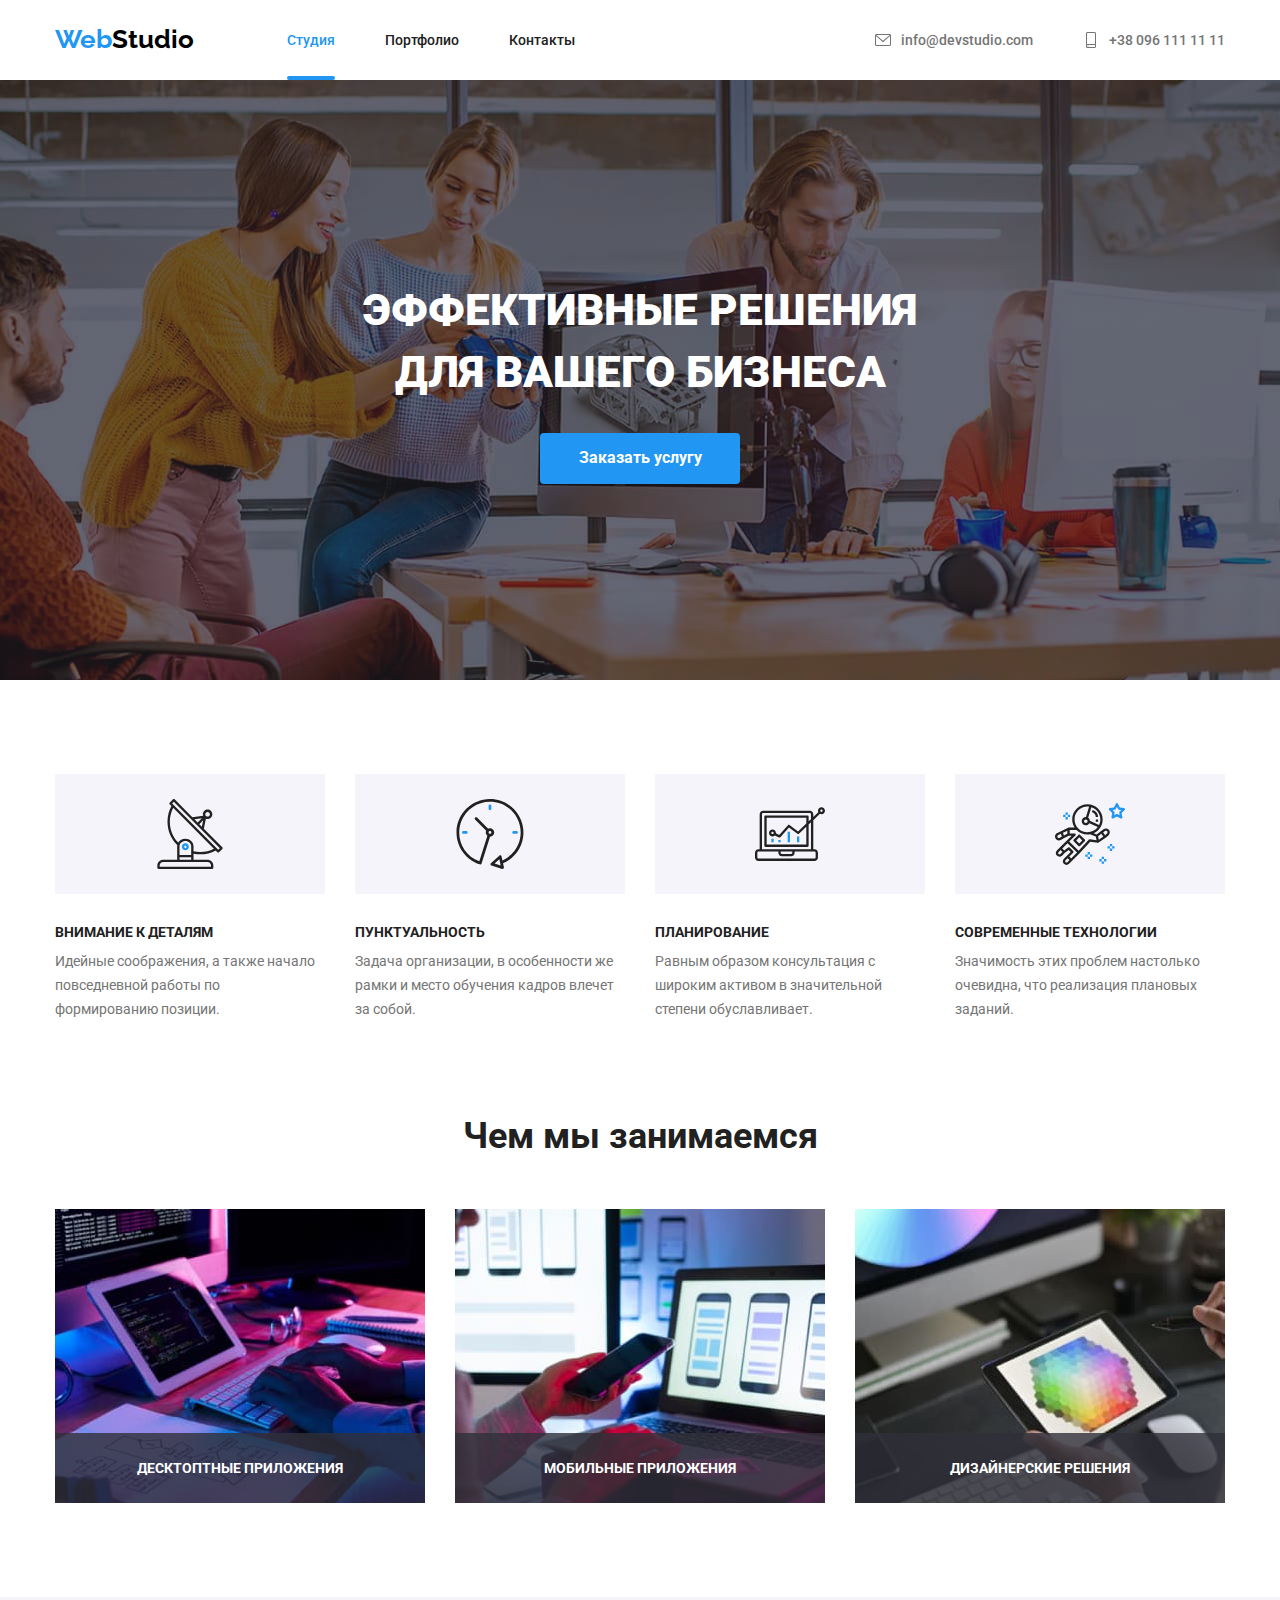
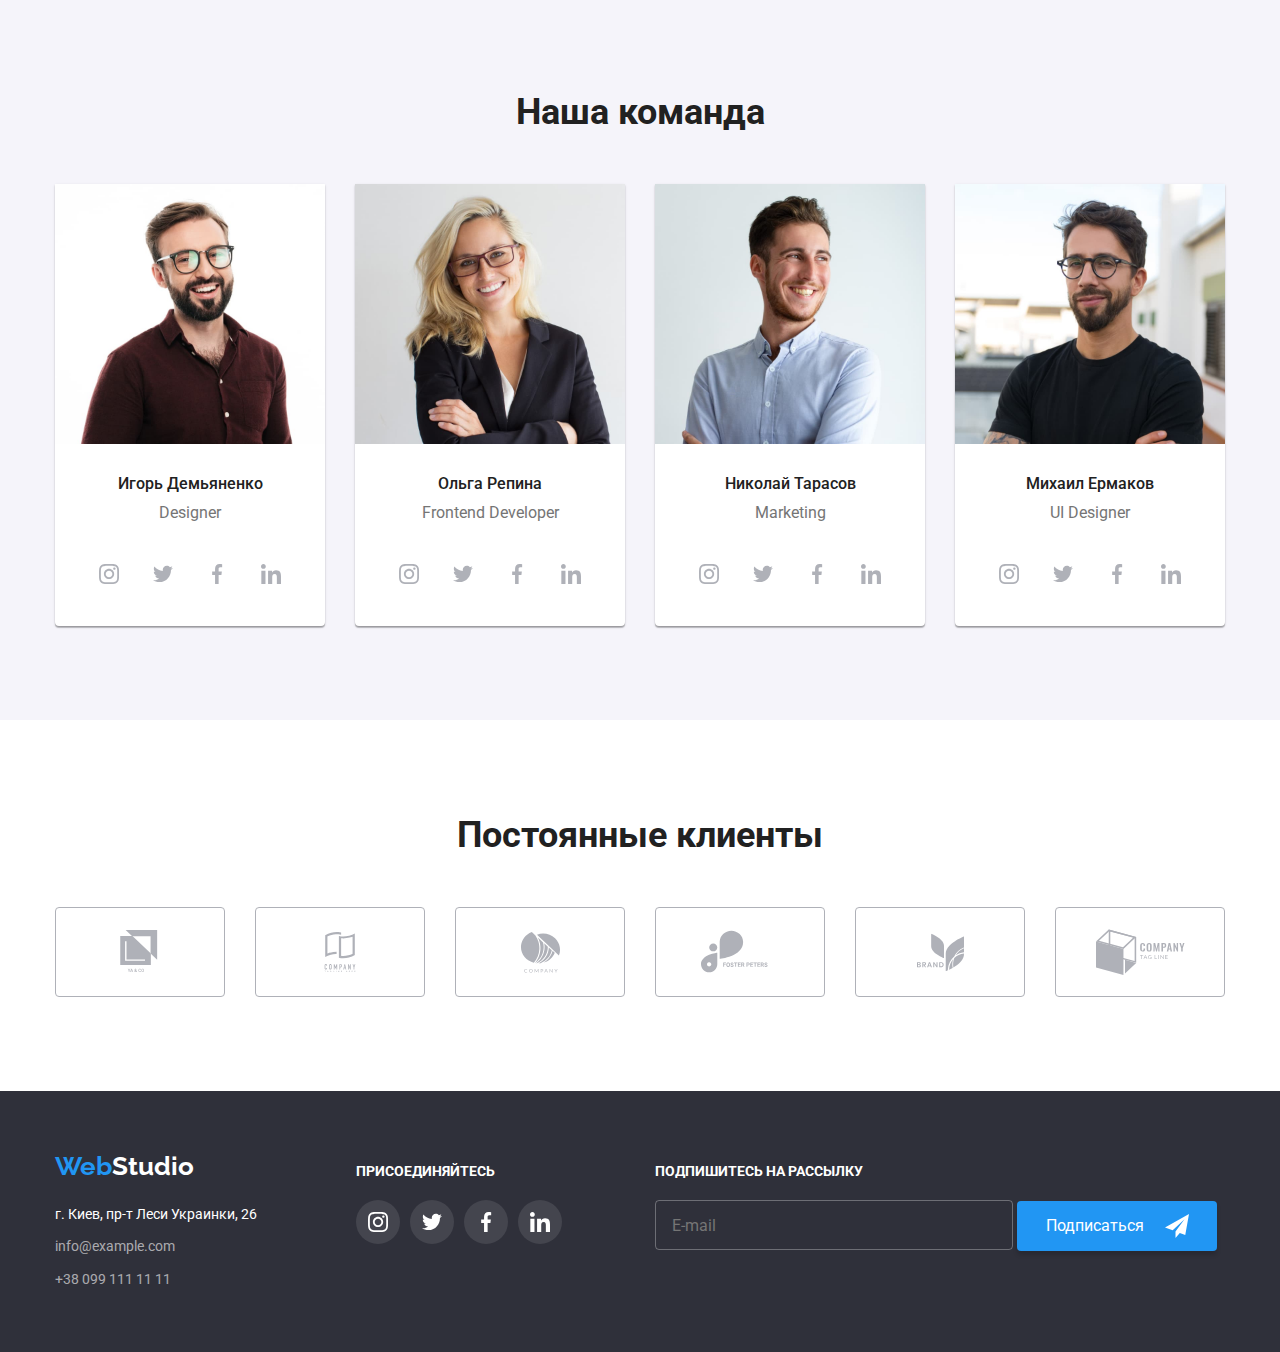
<file: index.html>
<!DOCTYPE html>
<html lang="ru">
<head>
    <meta charset="UTF-8">
    <meta http-equiv="X-UA-Compatible" content="IE=edge">
    <meta name="viewport" content="width=device-width, initial-scale=1.0">
    <title>WebStudio</title>
    <link rel="stylesheet" href="https://cdnjs.cloudflare.com/ajax/libs/modern-normalize/1.0.0/modern-normalize.css
    ">
    <link rel="preconnect" href="https://fonts.gstatic.com">
    <link href="https://fonts.googleapis.com/css2?family=Raleway:wght@700&family=Roboto:wght@400;500;700;900&display=swap" rel="stylesheet">
    <link rel="stylesheet" href="./css/main.min.css">
</head>
<body>
        <!-- Хедер -->
        <header class="header">
            <div class="container header__container">
                <nav class="navigation">
                    <a href="./index.html" class="logo header__logo">
                        <span class="header__logo--web">Web</span><span class="header__logo--studio">Studio</span>
                    </a>
                    
                    <div>
                        <ul class="list navigation__links">
                            <li class="navigation__item"><a href="./index.html" class="navigation__link navigation__link--current">Студия</a></li>
                            <li class="navigation__item"><a href="./portfolio.html" class="navigation__link">Портфолио</a></li>
                            <li class="navigation__item"><a href="#contacts" class="navigation__link">Контакты</a></li>
                        </ul>
                     </div>      
                </nav>

                <ul class="list contacts__list">
                    <li class="contacts__item">
                        <a class="contacts__link" href="mailto:info@devstudio.com">
                            <svg class="contacts__svg" width="16" height="16">
                                <use href="./images/sprite.svg#icon-envelope"></use>
                            </svg>
                            info@devstudio.com
                        </a>
                    </li>
                    <li class="contacts__item">
                        <a class="contacts__link" href="tel:+380991111111">
                            <svg class="contacts__svg" width="16" height="16">
                                <use href="./images/sprite.svg#icon-smartphone"></use>
                            </svg>
                            +38 096 111 11 11
                        </a>
                    </li>
                </ul>
                    
            </div>
        </header>
    <main>
        
        <!-- ГЕРОЙ-->
        <section class="hero">
            <div class="hero__container">
                <h1 class="hero__title">Эффективные решения <br> для вашего бизнеса</h1>
                <button data-modal-open class="hero__button">Заказать услугу</button>
                    
            </div>

            <!-- Модальное окно -->
            <div data-modal class="backdrop backdrop__is-hidden">
                
                <div class="modal">

                    <button data-modal-close class="modal__button--close">
                        <svg class="modal__svg--close" width="18" height="18">
                            <use href="./images/sprite.svg#icon-close"></use>
                        </svg>
                    </button>

                    <div class="modal__items">
                        <h2 class="modal__header">Оставьте свои данные, мы вам перезвоним</h2>

                        <form>

                            <label class="modal__item">
                                <span class="modal__text">Имя</span>
                                
                                <div class="modal__wrapper">
                                    <input type="text" class="modal__input" name="user-name">
                                    
                                    <svg class="modal__svg" width="18" height="18">
                                        <use href="./images/sprite.svg#icon-modal-person"></use>
                                    </svg>
                                </div>
                            </label>

                            <label class="modal__item">
                                <span class="modal__text">Телефон</span>

                                <div class="modal__wrapper">
                                    <input type="tel" class="modal__input" name="phone-number">

                                    <svg class="modal__svg" width="18" height="18">
                                        <use href="./images/sprite.svg#icon-modal-phone"></use>
                                    </svg>
                                </div>
                            </label>

                            <label class="modal__item">
                                <span class="modal__text">Почта</span>

                                <div class="modal__wrapper">
                                    <input type="email" class="modal__input" name="email">

                                    <svg class="modal__svg" width="18" height="18">
                                        <use href="./images/sprite.svg#icon-modal-email"></use>
                                    </svg>
                                </div>
                                
                            </label>

                            <label class="modal__item">
                                <span class="modal__text">Комментарий</span>
                                <textarea name="comment" class="modal__input modal__input--comment" placeholder="Введите текст"></textarea>
                            </label>

                            <label class="checkbox">
                                <input class="checkbox__input" type="checkbox" name="agreement" value="agreement">

                                <svg class="checkbox__icon" width="16" height="15">
                                    <use href="./images/sprite.svg#icon-check"></use>
                                </svg>

                                <span class="checkbox__agree">Соглашаюсь с рассылкой и принимаю 
                                    <a href="" class="checkbox__conditions">Условия договора</a>
                                </span>
                            </label>

                            <button type="submit" class="modal__submit">Отправить</button>

                        </form>

                    </div>
                    
                </div>

            </div>

        </section>

      <!-- Наши преимущества -->
      <section class="advantages">    
        <div class="container">
            <h2 class="visually__hidden title">Наши преимущества</h2>
            <ul class="list advantages__list">
                <li class="advantages__power">
                    <a class="advantages__item" href="">
                        <svg width="70" height="70">
                            <use href="./images/sprite.svg#icon-antenna"></use>
                        </svg>
                    </a>
                      <h3 class="advantages__title">Внимание к деталям</h3>
                      <p class="advantages__text">Идейные соображения, а также начало повседневной работы 
                        по формированию позиции.</p>
                </li>

                <li class="advantages__power">
                    <a class="advantages__item" href="">
                        <svg width="70" height="70">
                            <use href="./images/sprite.svg#icon-clock"></use>
                        </svg>
                    </a>
                       <h3 class="advantages__title">Пунктуальность</h3>
                       <p class="advantages__text">Задача организации, в особенности же рамки и место обучения 
                       кадров влечет за собой.</p>
                </li>

                <li class="advantages__power">
                    <a class="advantages__item" href="">
                        <svg width="70" height="70">
                            <use href="./images/sprite.svg#icon-diagram"></use>
                        </svg>
                    </a>
                       <h3 class="advantages__title">Планирование</h3>
                       <p class="advantages__text">Равным образом консультация с широким активом в значительной 
                       степени обуславливает.</p>                            
                </li>

                <li class="advantages__power">
                    <a class="advantages__item" href="">
                        <svg width="70" height="70">
                            <use href="./images/sprite.svg#icon-astronaut"></use>
                        </svg>
                    </a>
                       <h3 class="advantages__title">Современные технологии</h3>
                       <p class="advantages__text">Значимость этих проблем настолько очевидна, что реализация 
                       плановых заданий.</p>
                </li>
            </ul>
        </div>
    </section>

        <!-- Наши услуги -->
        <section class="services">
            <div class="container">
                <h2 class="title services__title">Чем мы занимаемся</h2>
                <ul class="list services__list">    
                    <li class="services__item">
                        <a href="">
                            <img src="./images/usluga1.jpg" alt="" width="370"/>
                        </a>
                        <div class="services__info">
                            <p class="services__text">Десктоптные приложения</p>
                        </div>
                    </li>

                    <li class="services__item">
                        <a href="">
                            <img src="./images/usluga2.jpg" alt="" width="370"/>
                        </a>
                        <div class="services__info">
                            <p class="services__text">Мобильные приложения</p>
                        </div>
                    </li>
                    
                    <li class="services__item">
                        <a href="">
                            <img src="./images/usluga3.jpg" alt="" width="370"/>
                        </a>
                         <div class="services__info">
                            <p class="services__text">Дизайнерские решения</p>
                        </div>
                    </li>
                </ul>
            </div>
        </section>

        <!-- Наша команда -->
        <section class="team">
            <div class="container team__container">
                <h2 class="title team__title">Наша команда</h2>
            
            <ul class="list team__list">

                <li class="team__card"> 
                    <img class="team__image" src="./images/korban1.jpg" alt="" width="270"/>
                    <h3 class="team__member">Игорь Демьяненко</h3>
                    <p class="team__skill"><span lang="en">Designer</span></p>
                    <ul class="list social__list">
                        <li>
                            <a class="social__link" href="">
                                <svg class="social__svg social__svg--instagram" width="20" height="20">
                                    <use href="./images/sprite.svg#icon-instagram"></use>
                                </svg>
                            </a>
                        </li>
                        <li class="">
                            <a class="social__link" href="">
                                <svg class="social__svg social__svg--twitter" width="20" height="20">
                                    <use href="./images/sprite.svg#icon-twitter"></use>
                                </svg>
                            </a>
                        </li>
                        <li class="">
                            <a class="social__link" href="">
                                <svg class="social__svg social__svg--facebook" width="20" height="20">
                                    <use href="./images/sprite.svg#icon-facebook"></use>
                                </svg>
                            </a>
                        </li>
                        <li class="">
                            <a class="social__link" href="">
                                <svg class="social__svg social__svg--linkedin" width="20" height="20">
                                    <use href="./images/sprite.svg#icon-linkedin"></use>
                                </svg>
                            </a>
                        </li>
                    </ul>
                </li>

                <li class="team__card">
                    <img class="team__image" src="./images/lilu2.jpg" alt="" width="270"/>
                    <h3 class="team__member">Ольга Репина</h3>
                    <p class="team__skill"><span lang="en">Frontend Developer</span></p>
                    <ul class="list social__list">
                        <li>
                            <a class="social__link" href="">
                                <svg class="social__svg social__svg--instagram" width="20" height="20">
                                    <use href="./images/sprite.svg#icon-instagram"></use>
                                </svg>
                            </a>
                        </li>
                        <li class="">
                            <a class="social__link" href="">
                                <svg class="social__svg social__svg--twitter" width="20" height="20">
                                    <use href="./images/sprite.svg#icon-twitter"></use>
                                </svg>
                            </a>
                        </li>
                        <li class="">
                            <a class="social__link" href="">
                                <svg class="social__svg social__svg--facebook" width="20" height="20">
                                    <use href="./images/sprite.svg#icon-facebook"></use>
                                </svg>
                            </a>
                        </li>
                        <li class="">
                            <a class="social__link" href="">
                                <svg class="social__svg social__svg--linkedin" width="20" height="20">
                                    <use href="./images/sprite.svg#icon-linkedin"></use>
                                </svg>
                            </a>
                        </li>
                    </ul>
                </li>

                <li class="team__card">
                    <img class="team__image" src="./images/korban3.jpg" alt="" width="270"/>
                    <h3 class="team__member">Николай Тарасов</h3>
                    <p class="team__skill"><span lang="en">Marketing</span></p>
                    <ul class="list social__list">
                        <li>
                            <a class="social__link" href="">
                                <svg class="social__svg social__svg--instagram" width="20" height="20">
                                    <use href="./images/sprite.svg#icon-instagram"></use>
                                </svg>
                            </a>
                        </li>
                        <li class="">
                            <a class="social__link" href="">
                                <svg class="social__svg social__svg--twitter" width="20" height="20">
                                    <use href="./images/sprite.svg#icon-twitter"></use>
                                </svg>
                            </a>
                        </li>
                        <li class="">
                            <a class="social__link" href="">
                                <svg class="social__svg social__svg--facebook" width="20" height="20">
                                    <use href="./images/sprite.svg#icon-facebook"></use>
                                </svg>
                            </a>
                        </li>
                        <li class="">
                            <a class="social__link" href="">
                                <svg class="social__svg social__svg--linkedin" width="20" height="20">
                                    <use href="./images/sprite.svg#icon-linkedin"></use>
                                </svg>
                            </a>
                        </li>
                    </ul>
                </li>

                <li class="team__card">
                    <img class="team__image" src="./images/korban4.jpg" alt="" width="270"/>
                    <h3 class="team__member">Михаил Ермаков</h3>
                    <p class="team__skill"><span lang="en">UI Designer</span></p>
                    <ul class="list social__list">
                        <li>
                            <a class="social__link" href="">
                                <svg class="social__svg social__svg--instagram" width="20" height="20">
                                    <use href="./images/sprite.svg#icon-instagram"></use>
                                </svg>
                            </a>
                        </li>
                        <li class="">
                            <a class="social__link" href="">
                                <svg class="social__svg social__svg--twitter" width="20" height="20">
                                    <use href="./images/sprite.svg#icon-twitter"></use>
                                </svg>
                            </a>
                        </li>
                        <li class="">
                            <a class="social__link" href="">
                                <svg class="social__svg social__svg--facebook" width="20" height="20">
                                    <use href="./images/sprite.svg#icon-facebook"></use>
                                </svg>
                            </a>
                        </li>
                        <li class="">
                            <a class="social__link" href="">
                                <svg class="social__svg social__svg--linkedin" width="20" height="20">
                                    <use href="./images/sprite.svg#icon-linkedin"></use>
                                </svg>
                            </a>
                        </li>
                    </ul>
                </li>
            </ul>
            </div>
        </section>

        <!-- Постоянные клиенты -->
        <section class="clients">
            <div class="container">
                <h2 class="title clients__title">Постоянные клиенты</h2>

                <ul class="list clients__list">
                    <li>
                        <a class="clients__item" href="">
                            <svg class="clients__svg" width="45" height="49">
                                <use href="./images/sprite.svg#icon-company1"></use>
                            </svg>
                        </a>
                    </li>

                    <li>
                        <a class="clients__item" href="">
                            <svg class="clients__svg" width="40" height="52">
                                <use href="./images/sprite.svg#icon-company2"></use>
                            </svg>
                        </a>    
                    </li>
                    <li>
                        <a class="clients__item" href="">
                            <svg class="clients__svg" width="41" height="43">
                                <use href="./images/sprite.svg#icon-company3"></use>
                            </svg>
                        </a>    
                    </li>
                    <li>
                        <a class="clients__item" href="">
                            <svg class="clients__svg" width="79" height="80">
                                <use href="./images/sprite.svg#icon-company4"></use>
                            </svg>
                        </a>
                    </li>
                    <li>
                        <a class="clients__item" href="">
                            <svg class="clients__svg" width="59" height="47">
                                <use href="./images/sprite.svg#icon-company5"></use>
                            </svg>
                        </a>
                    </li>
                    <li>
                        <a class="clients__item" href="">
                            <svg class="clients__svg" width="89" height="89">
                                <use href="./images/sprite.svg#icon-company6"></use>
                            </svg>
                        </a>
                    </li>
                </ul>
            </div>
        </section>
    </main>
        <!-- Подвал -->
        <footer class="footer">

            <div class="container footer__container">

                <div>
                    <div class="footer__logo">
                        <a href="./index.html" class="logo">
                            <span class="footer__logo--web">Web</span><span class="footer__logo--studio">Studio</span>
                        </a>
                    </div>
                    
                    <address class="container footer__address" id="contacts">
                        <ul class="footer__items">
                            <li class="footer__item"> г. Киев, пр-т Леси Украинки, 26</li>
                            <li class="footer__item"><a class="footer__mail" href="mailto:info@example.com">info@example.com</a></li>
                            <li class="footer__item"><a class="footer__tel" href="tel:+380991111111">+38 099 111 11 11</a></li>
                        </ul>
                    </address>
                </div>
            
                <div>
                    <h3 class="footer__title">Присоединяйтесь</h3>
                    <ul class="list footer__units">
                        <li class="footer__unit">
                            <a class="footer__link" href="">
                                <svg width="20" height="20">
                                    <use href="./images/sprite.svg#icon-instagram"></use>
                                </svg>
                            </a>
                        </li>
                        <li class="footer__unit">
                            <a class="footer__link" href="">
                                <svg dth="20" height="20">
                                    <use href="./images/sprite.svg#icon-twitter"></use>
                                </svg>
                            </a>
                        </li>
                        <li class="footer__unit">
                            <a class="footer__link" href="">
                                <svg idth="20" height="20">
                                    <use href="./images/sprite.svg#icon-facebook"></use>
                                </svg>
                            </a>
                        </li>
                        <li class="footer__unit">
                            <a class="footer__link" href="">
                                <svg idth="20" height="20">
                                    <use href="./images/sprite.svg#icon-linkedin"></use>
                                </svg>
                            </a>
                        </li>
                    </ul>
                </div>

                <div class="subscribe">
                    <h3 class="subscribe__header">Подпишитесь на рассылку</h3>
                    <form class="subscribe__form">
                        <input type="email" name="email" class="subscribe__email--input" placeholder="E-mail">
                        <label for="email" class="subscribe__email--label"></label>

                        <div class="subscribe__button">
                            <button type="submit" class="subscribe__button--submit">Подписаться</button>
                            <svg class="subscribe__svg" width="24" height="24">
                                <use href="./images/sprite.svg#icon-send"></use>
                            </svg>
                        </div>
                    </form>
                </div>

            </div>
        </footer>

        <script src="./js/modal.js"></script>
    </body>
</html>
</file>
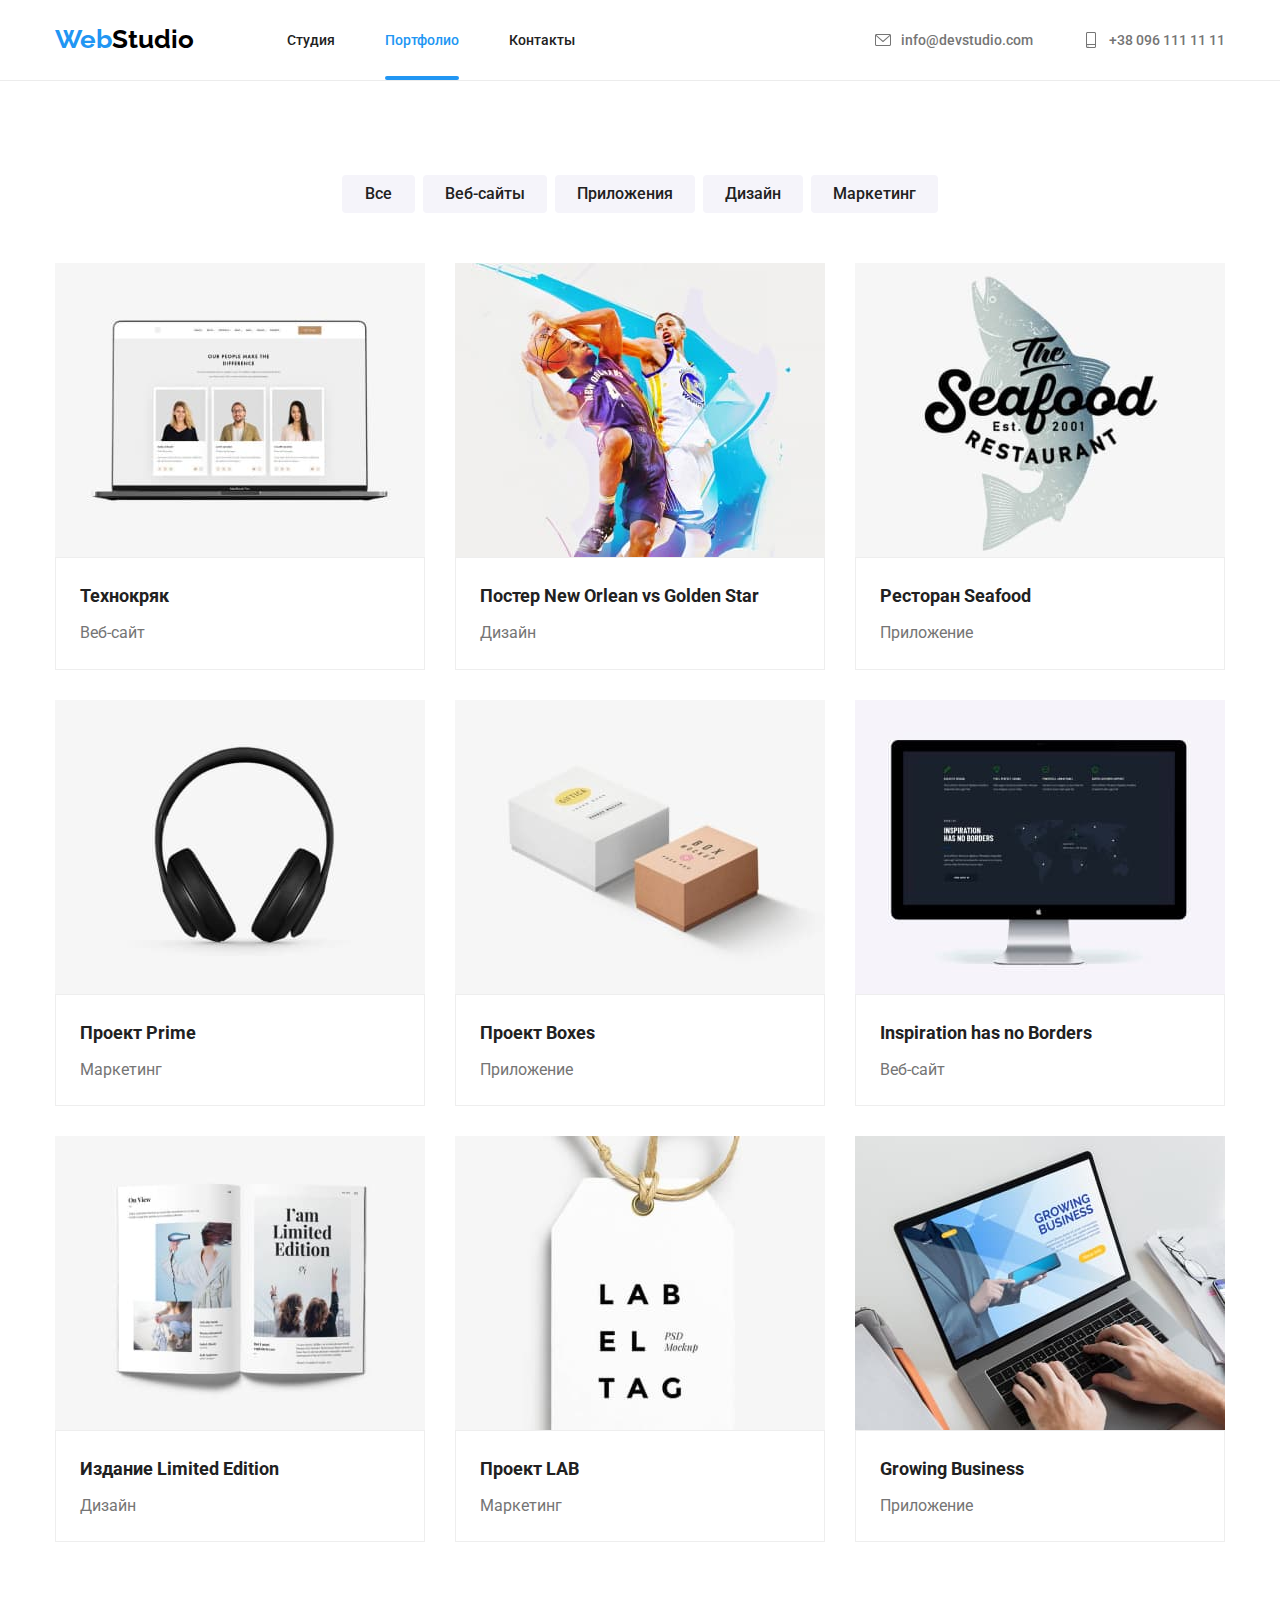
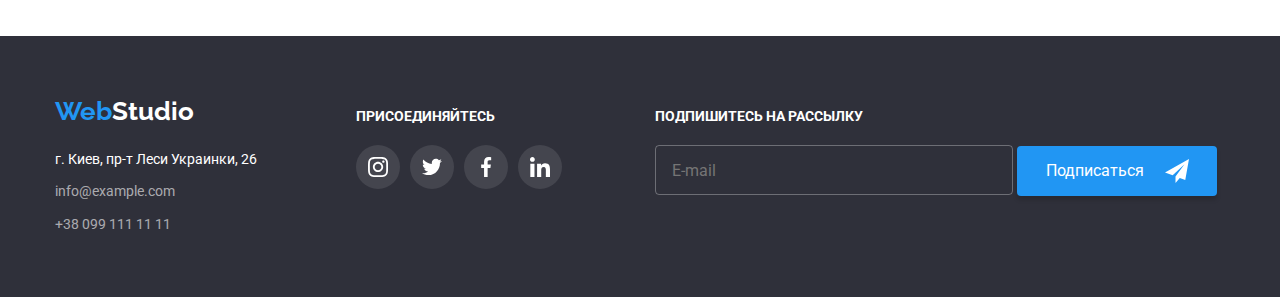
<file: portfolio.html>
<!DOCTYPE html>
<html lang="ru">
<head>
    <meta charset="UTF-8">
    <meta http-equiv="X-UA-Compatible" content="IE=edge">
    <meta name="viewport" content="width=device-width, initial-scale=1.0">
    <title>Портфолио</title>
    <link rel="stylesheet" href="https://cdnjs.cloudflare.com/ajax/libs/modern-normalize/1.0.0/modern-normalize.css
    ">
    <link rel="preconnect" href="https://fonts.gstatic.com">
    <link href="https://fonts.googleapis.com/css2?family=Raleway:wght@700&family=Roboto:wght@400;500;700;900&display=swap" rel="stylesheet">
    <link rel="stylesheet" href="./css/main.min.css">
</head>

    <body>
       <!-- Хедер -->
       <header class="header portfolio__header">
        <div class="container header__container">
            <nav class="navigation">
                <a href="./index.html" class="logo header__logo">
                    <span class="header__logo--web">Web</span><span class="header__logo--studio">Studio</span>
                </a>
                
                <div>
                    <ul class="list navigation__links">
                        <li class="navigation__item"><a href="./index.html" class="navigation__link">Студия</a></li>
                        <li class="navigation__item"><a href="./portfolio.html" class="navigation__link navigation__link--current">Портфолио</a></li>
                        <li class="navigation__item"><a href="#contacts" class="navigation__link">Контакты</a></li>
                    </ul>
                 </div>      
            </nav>

            <ul class="list contacts__list">
                <li class="contacts__item">
                    <a class="contacts__link" href="mailto:info@devstudio.com">
                        <svg class="contacts__svg" width="16" height="16">
                            <use href="./images/sprite.svg#icon-envelope"></use>
                        </svg>
                        info@devstudio.com
                    </a>
                </li>
                <li class="contacts__item">
                    <a class="contacts__link" href="tel:+380991111111">
                        <svg class="contacts__svg" width="16" height="16">
                            <use href="./images/sprite.svg#icon-smartphone"></use>
                        </svg>
                        +38 096 111 11 11
                    </a>
                </li>
            </ul>
                
        </div>
    </header>
        
        <main>
            <!--Фильтр наших работ - кнопки-->
            <section class="filters">
                <div class="container filters__buttons">
                    <h1 class="visually__hidden title">Фильтр наших работ</h1>
                        <ul class="list filters__list">
                            <li class="filters__item"><button class="filters__button" type="button">Все</button> </li>
                            <li class="filters__item"><button class="filters__button" type="button">Веб-сайты</button></li>
                            <li class="filters__item"><button class="filters__button" type="button">Приложения</button></li>
                            <li class="filters__item"><button class="filters__button" type="button">Дизайн</button></li>
                            <li class="filters__item"><button class="filters__button" type="button">Маркетинг</button></li>
                        </ul>
                </div>

                    <!-- Наши работы-->
                
                <div class="container projects">
                    <h2 class="visually__hidden">Наши работы</h2>
                        <ul class="list projects__list">
                            <li class="projects__card">
                                <div class="projects__thumb">

                                    <img src="./images/our-works-1.jpg" width="370" alt="Наши веб-сайты">

                                    <div class="hidden__card">
                                        <p class="projects__text--hidden">
                                            Технокряк это современная площадка распространения коронавируса. Компании используют эту платформу для цифрового шпионажа и атак на защищённые сервера конкурентов.
                                        </p>
                                    </div>
                                </div>

                                <div class="projects__info">
                                    <h3 class="projects__header">Технокряк</h3>
                                    <p class="projects__item">Веб-сайт</p>
                                </div>                                   
                            </li>

                            <li class="projects__card">
                                <div class="projects__thumb">

                                    <img src="./images/our-works-2.jpg" width="370" alt="Наши дизайнерские решения">

                                    <div class="hidden__card">
                                        <p class="projects__text--hidden">
                                            Технокряк это современная площадка распространения коронавируса. Компании используют эту платформу для цифрового шпионажа и атак на защищённые сервера конкурентов.
                                        </p>
                                    </div>
                                </div>

                                <div class="projects__info">
                                    <h3 class="projects__header">Постер New Orlean vs Golden Star</h3>
                                    <p class="projects__item">Дизайн</p>
                                </div>                                   
                            </li>

                            <li class="projects__card">
                                <div class="projects__thumb">

                                    <img src="./images/our-works-3.jpg" width="370" alt="Наши приложения">

                                    <div class="hidden__card">
                                        <p class="projects__text--hidden">
                                            Технокряк это современная площадка распространения коронавируса. Компании используют эту платформу для цифрового шпионажа и атак на защищённые сервера конкурентов.
                                        </p>
                                    </div>
                                </div>

                                <div class="projects__info">
                                    <h3 class="projects__header">Ресторан Seafood</h3>
                                    <p class="projects__item">Приложение</p>
                                </div>                                   
                            </li>

                            <li class="projects__card">
                                <div class="projects__thumb">

                                    <img src="./images/our-works-4.jpg" width="370" alt="Маркетинг">

                                    <div class="hidden__card">
                                        <p class="projects__text--hidden">
                                            Технокряк это современная площадка распространения коронавируса. Компании используют эту платформу для цифрового шпионажа и атак на защищённые сервера конкурентов.
                                        </p>
                                    </div>
                                </div>

                                <div class="projects__info">
                                    <h3 class="projects__header">Проект Prime</h3>
                                    <p class="projects__item">Маркетинг</p>
                                </div>                                   
                            </li>

                            <li class="projects__card">
                                <div class="projects__thumb">

                                    <img src="./images/our-works-5.jpg" width="370" alt="Наши приложения">

                                    <div class="hidden__card">
                                        <p class="projects__text--hidden">
                                            Технокряк это современная площадка распространения коронавируса. Компании используют эту платформу для цифрового шпионажа и атак на защищённые сервера конкурентов.
                                        </p>
                                    </div>
                                </div>

                                <div class="projects__info">
                                    <h3 class="projects__header">Проект Boxes</h3>
                                    <p class="projects__item">Приложение</p>
                                </div>                                   
                            </li>

                            <li class="projects__card">
                                <div class="projects__thumb">

                                    <img src="./images/our-works-6.jpg" width="370" alt="Наши веб-сайты">

                                    <div class="hidden__card">
                                        <p class="projects__text--hidden">
                                            Технокряк это современная площадка распространения коронавируса. Компании используют эту платформу для цифрового шпионажа и атак на защищённые сервера конкурентов.
                                        </p>
                                    </div>
                                </div>

                                <div class="projects__info">
                                    <h3 class="projects__header">Inspiration has no Borders</h3>
                                    <p class="projects__item">Веб-сайт</p>
                                </div>                                   
                            </li>

                            <li class="projects__card">
                                <div class="projects__thumb">

                                    <img src="./images/our-works-7.jpg" width="370" alt="Наши дизайнерские решения">

                                    <div class="hidden__card">
                                        <p class="projects__text--hidden">
                                            Технокряк это современная площадка распространения коронавируса. Компании используют эту платформу для цифрового шпионажа и атак на защищённые сервера конкурентов.
                                        </p>
                                    </div>
                                </div>

                                <div class="projects__info">
                                    <h3 class="projects__header">Издание Limited Edition</h3>
                                    <p class="projects__item">Дизайн</p>
                                </div>                                   
                            </li>

                            <li class="projects__card">
                                <div class="projects__thumb">

                                    <img src="./images/our-works-8.jpg" width="370" alt="Маркетинг">

                                    <div class="hidden__card">
                                        <p class="projects__text--hidden">
                                            Технокряк это современная площадка распространения коронавируса. Компании используют эту платформу для цифрового шпионажа и атак на защищённые сервера конкурентов.
                                        </p>
                                    </div>
                                </div>

                                <div class="projects__info">
                                    <h3 class="projects__header">Проект LAB</h3>
                                    <p class="projects__item">Маркетинг</p>
                                </div>                                   
                            </li>

                            <li class="projects__card">
                                <div class="projects__thumb">

                                    <img src="./images/our-works-9.jpg" width="370" alt="Наши приложения">

                                    <div class="hidden__card">
                                        <p class="projects__text--hidden">
                                            Технокряк это современная площадка распространения коронавируса. Компании используют эту платформу для цифрового шпионажа и атак на защищённые сервера конкурентов.
                                        </p>
                                    </div>
                                </div>

                                <div class="projects__info">
                                    <h3 class="projects__header">Growing Business</h3>
                                    <p class="projects__item">Приложение</p>
                                </div>                                   
                            </li>
                                
                        </ul>
                </div>
                
            </section>
        </main>

        <!-- Подвал -->
        <footer class="footer">

            <div class="container footer__container">

                <div>
                    <div class="footer__logo">
                        <a href="./index.html" class="logo">
                            <span class="footer__logo--web">Web</span><span class="footer__logo--studio">Studio</span>
                        </a>
                    </div>
                    
                    <address class="container footer__address" id="contacts">
                        <ul class="footer__items">
                            <li class="footer__item"> г. Киев, пр-т Леси Украинки, 26</li>
                            <li class="footer__item"><a class="footer__mail" href="mailto:info@example.com">info@example.com</a></li>
                            <li class="footer__item"><a class="footer__tel" href="tel:+380991111111">+38 099 111 11 11</a></li>
                        </ul>
                    </address>
                </div>
            
                <div>
                    <h3 class="footer__title">Присоединяйтесь</h3>
                    <ul class="list footer__units">
                        <li class="footer__unit">
                            <a class="footer__link" href="">
                                <svg width="20" height="20">
                                    <use href="./images/sprite.svg#icon-instagram"></use>
                                </svg>
                            </a>
                        </li>
                        <li class="footer__unit">
                            <a class="footer__link" href="">
                                <svg dth="20" height="20">
                                    <use href="./images/sprite.svg#icon-twitter"></use>
                                </svg>
                            </a>
                        </li>
                        <li class="footer__unit">
                            <a class="footer__link" href="">
                                <svg idth="20" height="20">
                                    <use href="./images/sprite.svg#icon-facebook"></use>
                                </svg>
                            </a>
                        </li>
                        <li class="footer__unit">
                            <a class="footer__link" href="">
                                <svg idth="20" height="20">
                                    <use href="./images/sprite.svg#icon-linkedin"></use>
                                </svg>
                            </a>
                        </li>
                    </ul>
                </div>

                <div class="subscribe">
                    <h3 class="subscribe__header">Подпишитесь на рассылку</h3>
                    <form class="subscribe__form">
                        <input type="email" name="email" class="subscribe__email--input" placeholder="E-mail">
                        <label for="email" class="subscribe__email--label"></label>

                        <div class="subscribe__button">
                            <button type="submit" class="subscribe__button--submit">Подписаться</button>
                            <svg class="subscribe__svg" width="24" height="24">
                                <use href="./images/sprite.svg#icon-send"></use>
                            </svg>
                        </div>
                    </form>
                </div>

            </div>
        </footer>
    
    </body>
</html>
</file>
<file: css/main.min.css>
html{-webkit-box-sizing:border-box;box-sizing:border-box}*,*::before,*::after{-webkit-box-sizing:inherit;box-sizing:inherit}body{font-family:'Roboto', sans-serif;background-color:#ffffff}img{display:block;max-width:100%;height:auto}.visually__hidden{position:absolute;width:1px;height:1px;margin:-1px;border:0;padding:0;white-space:nowrap;-webkit-clip-path:inset(100%);clip-path:inset(100%);clip:rect(0 0 0 0);overflow:hidden}.list{margin:0;padding:0;list-style:none}.title{margin-top:0;color:#212121;text-align:center;font-size:36px;font-weight:700;line-height:1.2}.container{width:1200px;padding-left:15px;padding-right:15px;margin-left:auto;margin-right:auto}.logo{display:block;font-family:'Raleway', sans-serif;font-size:26px;font-weight:700;line-height:1.2;text-decoration:none}.header__logo{padding:24px 0 25px 0;margin-right:93px}.header__logo--web{color:#2196F3}.header__logo--studio{color:#000000}.header__container{display:-webkit-box;display:-ms-flexbox;display:flex;-webkit-box-align:center;-ms-flex-align:center;align-items:center}.navigation{display:-webkit-box;display:-ms-flexbox;display:flex;-webkit-box-align:center;-ms-flex-align:center;align-items:center}.navigation__links{display:-webkit-box;display:-ms-flexbox;display:flex}.navigation__item{position:relative}.navigation__item+.navigation__item{margin-left:50px}.navigation__link{display:block;padding-top:15px;padding-bottom:15px;color:#212121;font-size:14px;font-weight:500;line-height:1.2;text-decoration:none;-webkit-transition:color 250ms cubic-bezier(0.4, 0, 0.2, 1);transition:color 250ms cubic-bezier(0.4, 0, 0.2, 1)}.navigation__link:hover,.navigation__link:focus{color:#2196F3}.navigation__link--current{color:#2196F3}.navigation__link--current::after{position:absolute;content:"";display:block;width:100%;height:4px;background-color:#2196F3;border-radius:2px;left:0;bottom:0;-webkit-transform:translateY(17px);transform:translateY(17px)}.contacts__list{display:-webkit-box;display:-ms-flexbox;display:flex;margin-left:auto}.contacts__item+.contacts__item{margin-left:50px}.contacts__link{display:-webkit-box;display:-ms-flexbox;display:flex;height:16px;-webkit-box-pack:center;-ms-flex-pack:center;justify-content:center;-webkit-box-align:center;-ms-flex-align:center;align-items:center;color:#757575;font-size:14px;font-weight:500;line-height:1.2;text-decoration:none;-webkit-transition:color 250ms cubic-bezier(0.4, 0, 0.2, 1);transition:color 250ms cubic-bezier(0.4, 0, 0.2, 1)}.contacts__link:hover,.contacts__link:focus{color:#2196F3}.contacts__svg{margin-right:10px;fill:#757575;-webkit-transition:fill 250ms cubic-bezier(0.4, 0, 0.2, 1);transition:fill 250ms cubic-bezier(0.4, 0, 0.2, 1)}.contacts__link:hover .contacts__svg,.contacts__link:focus .contacts__svg{fill:#2196F3}.hero{background-color:#2F303A;padding-top:200px;padding-bottom:200px;max-width:1600px;height:600px;background-image:-webkit-gradient(linear, left top, right top, from(rgba(47,48,58,0.4)), to(rgba(47,48,58,0.4))),url(../images/hero.jpg);background-image:linear-gradient(to right, rgba(47,48,58,0.4), rgba(47,48,58,0.4)),url(../images/hero.jpg);border:1px;border-color:#ECECEC;background-repeat:no-repeat;background-size:auto;background-position:center}.hero__container{width:1200px;padding-left:15px;padding-right:15px;margin-left:auto;margin-right:auto;text-align:center}.hero__title{padding-bottom:30px;margin-top:0;margin-bottom:0;color:#ffffff;text-transform:uppercase;font-size:44px;font-weight:900;line-height:1.4}.hero__button{min-width:200px;border:0;border-radius:4px;padding:10px 32px;font-family:inherit;color:#ffffff;background-color:#2196F3;font-size:16px;font-weight:700;line-height:1.9;-webkit-transition:color 250ms cubic-bezier(0.4, 0, 0.2, 1),background-color 250ms cubic-bezier(0.4, 0, 0.2, 1);transition:color 250ms cubic-bezier(0.4, 0, 0.2, 1),background-color 250ms cubic-bezier(0.4, 0, 0.2, 1)}.hero__button:hover,.hero__button:focus{background-color:#ffffff;color:#2196F3}.backdrop{position:fixed;top:0;left:0;width:100%;height:100%;background-color:rgba(0,0,0,0.2);opacity:1;-webkit-transition:opacity 250ms cubic-bezier(0.4, 0, 0.2, 1);transition:opacity 250ms cubic-bezier(0.4, 0, 0.2, 1);z-index:1}.backdrop__is-hidden{opacity:0;pointer-events:none}.modal{position:relative;top:50%;left:50%;-webkit-transform:translate(-50%, -50%) scale(1);transform:translate(-50%, -50%) scale(1);display:-webkit-box;display:-ms-flexbox;display:flex;-webkit-box-pack:end;-ms-flex-pack:end;justify-content:flex-end;-webkit-box-align:start;-ms-flex-align:start;align-items:flex-start;width:528px;background-color:#ffffff;border-radius:4px}.modal__button--close{position:absolute;top:8px;right:8px;display:-webkit-inline-box;display:-ms-inline-flexbox;display:inline-flex;-webkit-box-pack:center;-ms-flex-pack:center;justify-content:center;-webkit-box-align:center;-ms-flex-align:center;align-items:center;padding:0;margin:0;width:30px;height:30px;border-color:rgba(0,0,0,0.1);border-radius:50px;background-color:inherit;-webkit-transition:fill 250ms cubic-bezier(0.4, 0, 0.2, 1);transition:fill 250ms cubic-bezier(0.4, 0, 0.2, 1)}.modal__items{width:inherit;height:inherit;padding:40px}.modal__item{display:-webkit-box;display:-ms-flexbox;display:flex;-webkit-box-orient:vertical;-webkit-box-direction:normal;-ms-flex-direction:column;flex-direction:column;position:relative}.modal__header{margin:0;margin-bottom:12px;text-align:center;font-size:20px;line-height:1.2;letter-spacing:0.03em}textarea{resize:none}.modal__text{margin-bottom:4px;font-size:12px;line-height:1.2;color:#757575;letter-spacing:0.01em}.modal__text:not(first-child){margin-top:10px}.modal__input{height:40px;width:100%;padding-left:42px;padding-top:12px;padding-right:12px;padding-bottom:12px;border:1px solid rgba(33,33,33,0.2);border-radius:4px;-webkit-transition:border-color 250ms cubic-bezier(0.4, 0, 0.2, 1),fill 250ms cubic-bezier(0.4, 0, 0.2, 1);transition:border-color 250ms cubic-bezier(0.4, 0, 0.2, 1),fill 250ms cubic-bezier(0.4, 0, 0.2, 1)}.modal__input:focus{border:1px solid #2196F3;cursor:pointer}.modal__input:focus+.modal__svg{fill:#2196F3}.modal__input--comment{height:120px;margin-bottom:20px;padding:12px 16px}.modal__input--comment::-webkit-input-placeholder{font-size:12px;line-height:1.2;letter-spacing:0.01em;color:rgba(117,117,117,0.5)}.modal__input--comment:-ms-input-placeholder{font-size:12px;line-height:1.2;letter-spacing:0.01em;color:rgba(117,117,117,0.5)}.modal__input--comment::-ms-input-placeholder{font-size:12px;line-height:1.2;letter-spacing:0.01em;color:rgba(117,117,117,0.5)}.modal__input--comment::placeholder{font-size:12px;line-height:1.2;letter-spacing:0.01em;color:rgba(117,117,117,0.5)}.modal__submit{display:block;min-width:200px;min-height:50px;border:0;border-radius:4px;margin-left:auto;margin-right:auto;color:#FFFFFF;background-color:#2196F3;-webkit-box-shadow:0px 4px 4px rgba(0,0,0,0.25);box-shadow:0px 4px 4px rgba(0,0,0,0.25);cursor:pointer}.modal__wrapper{position:relative}.modal__svg{position:absolute;top:50%;left:12px;-webkit-transform:translateY(-50%);transform:translateY(-50%);fill:#212121}.modal__button--close:hover .modal__svg--close,.modal__button--close:focus .modal__svg--close{fill:#2196F3}.checkbox{position:relative;display:-webkit-box;display:-ms-flexbox;display:flex;margin-bottom:30px;padding-left:12px;-webkit-box-align:center;-ms-flex-align:center;align-items:center;-webkit-box-pack:start;-ms-flex-pack:start;justify-content:start}.checkbox__input{position:absolute;width:1px;height:1px;margin:-1px;border:0;padding:0;white-space:nowrap;-webkit-clip-path:inset(100%);clip-path:inset(100%);clip:rect(0 0 0 0);overflow:hidden;display:inline-block;-webkit-box-align:center;-ms-flex-align:center;align-items:center}.checkbox__icon{border:2px solid #212121;border-radius:4px;cursor:pointer}.checkbox__icon use{opacity:0}.checkbox__input:checked+.checkbox__icon{border:none}.checkbox__input:checked+.checkbox__icon use{opacity:1}.checkbox__agree{font-size:14px;line-height:1.71;letter-spacing:0.03em;color:#757575;margin-left:8px}.checkbox__conditions{color:#2196F3}.advantages{padding-top:94px;padding-bottom:94px}.advantages__list{display:-webkit-box;display:-ms-flexbox;display:flex;margin-left:-30px}.advantages__power{-ms-flex-preferred-size:calc( 100% / 4 - 30px);flex-basis:calc( 100% / 4 - 30px);margin-left:30px}.advantages__item{display:-webkit-box;display:-ms-flexbox;display:flex;-webkit-box-pack:center;-ms-flex-pack:center;justify-content:center;-webkit-box-align:center;-ms-flex-align:center;align-items:center;margin-bottom:30px;width:270px;height:120px;background-color:#F5F4FA}.advantages__title{margin-top:0;margin-bottom:9.01px;color:#212121;text-transform:uppercase;font-size:14px;font-weight:700;line-height:1.2}.advantages__text{margin-top:0;margin-bottom:0;color:#757575;font-size:14px;font-weight:400;line-height:1.7}.services{padding-bottom:94px}.services__list{display:-webkit-box;display:-ms-flexbox;display:flex;-ms-flex-preferred-size:calc(100% / 3 - 30px);flex-basis:calc(100% / 3 - 30px);margin-left:-30px;margin-bottom:0}.services__item{position:relative;margin-left:30px}.services__title{margin-bottom:50px}.services__info{position:absolute;bottom:0;left:0;width:370px;height:70px;text-transform:uppercase;font-size:14px;line-height:1.2;font-weight:700;color:#FFFFFF;margin:0;padding:27px 0;text-align:center;background-color:rgba(47,48,58,0.8)}.services__text{margin:0}.team{padding-top:94px;padding-bottom:94px;background-color:#F5F4FA}.team__container{margin-bottom:0;margin-top:0;text-align:center}.team__list{display:-webkit-box;display:-ms-flexbox;display:flex;-ms-flex-preferred-size:calc(100% / 4 - 30px);flex-basis:calc(100% / 4 - 30px);margin-left:-30px}.team__card{margin-left:30px;background-color:white;-webkit-box-shadow:0px 1px 3px rgba(0,0,0,0.12),0px 1px 1px rgba(0,0,0,0.14),0px 2px 1px rgba(0,0,0,0.2);box-shadow:0px 1px 3px rgba(0,0,0,0.12),0px 1px 1px rgba(0,0,0,0.14),0px 2px 1px rgba(0,0,0,0.2);border-radius:0px 0px 4px 4px}.team__title{margin-bottom:50px}.team__member{margin-top:0;margin-bottom:10px;color:#212121;font-size:16px;font-weight:500;line-height:1.2}.team__image{margin-bottom:30px}.team__skill{margin-top:0;margin-bottom:30px;color:#757575;font-size:16px;font-weight:400;line-height:1.2}.social__list{display:-webkit-box;display:-ms-flexbox;display:flex;-ms-flex-preferred-size:calc(100% / 4 - 10px);flex-basis:calc(100% / 4 - 10px);margin-left:-10px;-webkit-box-pack:center;-ms-flex-pack:center;justify-content:center;padding-bottom:30px}.social__link{display:-webkit-box;display:-ms-flexbox;display:flex;width:44px;height:44px;-webkit-box-pack:center;-ms-flex-pack:center;justify-content:center;-webkit-box-align:center;-ms-flex-align:center;align-items:center;border:0;border-radius:50%;padding:0;margin-left:10px;-webkit-transition:background-color 250ms cubic-bezier(0.4, 0, 0.2, 1);transition:background-color 250ms cubic-bezier(0.4, 0, 0.2, 1)}.social__link:hover,.social__link:focus{background-color:#2196F3}.social__svg{fill:#AFB1B8;-webkit-transition:fill 250ms cubic-bezier(0.4, 0, 0.2, 1);transition:fill 250ms cubic-bezier(0.4, 0, 0.2, 1)}.social__link:hover .social__svg,.social__link:focus .social__svg{fill:#ffffff}.clients{padding-top:94px;padding-bottom:94px}.clients__title{margin-bottom:50px;-webkit-box-pack:center;-ms-flex-pack:center;justify-content:center}.clients__list{display:-webkit-box;display:-ms-flexbox;display:flex;-ms-flex-preferred-size:calc(100% / 6 - 30px);flex-basis:calc(100% / 6 - 30px);margin-left:-30px}.clients__item{display:-webkit-box;display:-ms-flexbox;display:flex;-webkit-box-pack:center;-ms-flex-pack:center;justify-content:center;-webkit-box-align:center;-ms-flex-align:center;align-items:center;width:170px;height:90px;margin-left:30px;border:1px solid #AFB1B8;border-radius:4px}.clients__svg{fill:#AFB1B8;-webkit-transition:fill 250ms cubic-bezier(0.4, 0, 0.2, 1);transition:fill 250ms cubic-bezier(0.4, 0, 0.2, 1)}.clients__item:hover .clients__svg,.clients__item:focus .clients__svg{fill:#2196F3}.footer{background-color:#2F303A;padding-top:60px;padding-bottom:60px}.footer__items{list-style:none;margin:0;padding-left:0}.footer__address{font-style:normal;color:#ffffff;font-size:14px;font-weight:400;line-height:1.714;padding:0;max-width:231px;margin-right:70px}.footer__logo{display:block;padding-bottom:20px}.footer__logo--web{color:#2196F3}.footer__logo--studio{color:#ffffff}.footer__item+.footer__item{padding-top:9px}.footer__mail{color:rgba(255,255,255,0.6);text-decoration:none;-webkit-transition:color 250ms cubic-bezier(0.4, 0, 0.2, 1);transition:color 250ms cubic-bezier(0.4, 0, 0.2, 1)}.footer__mail:hover,.footer__mail:focus{color:#2196F3}.footer__tel{color:rgba(255,255,255,0.6);text-decoration:none;-webkit-transition:color 250ms cubic-bezier(0.4, 0, 0.2, 1);transition:color 250ms cubic-bezier(0.4, 0, 0.2, 1)}.footer__tel:hover,.footer__tel:focus{color:#2196F3}.footer__container{display:-webkit-box;display:-ms-flexbox;display:flex}.footer__title{margin:0;padding-top:12px;padding-bottom:20px;-webkit-box-align:center;-ms-flex-align:center;align-items:center;color:#FFFFFF;text-transform:uppercase;font-size:14px;line-height:1.2;font-weight:700}.footer__units{display:-webkit-box;display:-ms-flexbox;display:flex;-ms-flex-preferred-size:calc( 100% / 4 - 10px);flex-basis:calc( 100% / 4 - 10px);margin-left:-10px;margin-top:0;margin-bottom:0;padding:0}.footer__unit{margin-left:10px;border-radius:50%;background-color:rgba(255,255,255,0.1)}.footer__link{display:-webkit-box;display:-ms-flexbox;display:flex;-webkit-box-pack:center;-ms-flex-pack:center;justify-content:center;-webkit-box-align:center;-ms-flex-align:center;align-items:center;width:44px;height:44px;border-radius:50%;fill:#FFFFFF;-webkit-transition:background-color 250ms cubic-bezier(0.4, 0, 0.2, 1);transition:background-color 250ms cubic-bezier(0.4, 0, 0.2, 1)}.footer__link:hover,.footer__link:focus{background-color:#2196F3}.subscribe{margin-left:93px;width:570px}.subscribe__header{margin:0;padding-top:12px;padding-bottom:20px;color:#FFFFFF;text-transform:uppercase;font-size:14px;line-height:1.2;font-weight:700}.subscribe__form{position:relative}.subscribe__form::-webkit-input-placeholder{font-size:16px;line-height:1.25;letter-spacing:0.03em;color:rgba(255,255,255,0.6)}.subscribe__form:-ms-input-placeholder{font-size:16px;line-height:1.25;letter-spacing:0.03em;color:rgba(255,255,255,0.6)}.subscribe__form::-ms-input-placeholder{font-size:16px;line-height:1.25;letter-spacing:0.03em;color:rgba(255,255,255,0.6)}.subscribe__form::placeholder{font-size:16px;line-height:1.25;letter-spacing:0.03em;color:rgba(255,255,255,0.6)}.subscribe__email--input{width:358px;height:50px;padding:15px 16px;border:1px solid rgba(255,255,255,0.3);border-radius:4px;background-color:inherit;color:#FFFFFF}.subscribe__email--label{position:absolute;top:50%;left:16px;-webkit-transform:translateY(-50%);transform:translateY(-50%);font-size:16px;line-height:1.25;letter-spacing:0.03em;color:rgba(255,255,255,0.6)}.subscribe__button{position:relative;display:inline-block}.subscribe__button--submit{width:200px;height:50px;padding:10px 29px;text-align:left;border:0;border-radius:4px;color:#FFFFFF;background-color:#2196F3;-webkit-box-shadow:0px 4px 4px rgba(0,0,0,0.15);box-shadow:0px 4px 4px rgba(0,0,0,0.15)}.subscribe__svg{position:absolute;top:50%;right:28px;-webkit-transform:translateY(-50%);transform:translateY(-50%);fill:#FFFFFF}.portfolio__header{border-bottom:1px solid #ECECEC}.filters{padding-top:94px;padding-bottom:94px}.filters__buttons{margin-top:0;margin-bottom:50px}.filters__list{display:-webkit-box;display:-ms-flexbox;display:flex;-webkit-box-pack:center;-ms-flex-pack:center;justify-content:center}.filters__item+.filters__item{margin-left:8px}.filters__button{min-width:73px;height:38px;padding:6px 22px;border-radius:4px;background-color:#F5F4FA;font-family:inherit;border:none;color:#212121;font-size:16px;font-weight:500;line-height:1.6}.filters__button:hover,.filters__button:focus{background-color:#2196F3;color:#ffffff}.projects__list{display:-webkit-box;display:-ms-flexbox;display:flex;-ms-flex-wrap:wrap;flex-wrap:wrap;margin-left:-30px;margin-top:-30px;text-align:left}.projects__card{-ms-flex-preferred-size:calc(100% / 3 - 30px);flex-basis:calc(100% / 3 - 30px);margin-left:30px;margin-top:30px}.projects__card:hover,.projects__card:focus{-webkit-box-shadow:0px 4px 4px rgba(0,0,0,0.06);box-shadow:0px 4px 4px rgba(0,0,0,0.06)}.projects__card:hover .projects__text--hidden{-webkit-transform:translateY(0);transform:translateY(0)}.projects__header{margin-top:0;margin-bottom:0;padding-bottom:4px;color:#212121;font-size:18px;font-weight:700;line-height:2.0}.projects__item{margin-top:0px;margin-bottom:0;color:#757575;font-size:16px;font-weight:400;line-height:1.9}.projects__info{padding:20px 24px;border:1px solid #EEEEEE}.projects__thumb{position:relative;overflow:hidden}.projects__card--hidden{position:absolute;display:inline-block;top:0;left:0;width:100%;height:100%}.projects__text--hidden{position:absolute;display:block;top:0;left:0;width:100%;height:294px;margin:0;padding:63px 24px;font-size:18px;line-height:1.55;text-align:left;color:#ffffff;background-color:rgba(33,150,243,0.9);-webkit-transform:translateY(101%);transform:translateY(101%);-webkit-transition:-webkit-transform 250ms cubic-bezier(0.4, 0, 0.2, 1);transition:-webkit-transform 250ms cubic-bezier(0.4, 0, 0.2, 1);transition:transform 250ms cubic-bezier(0.4, 0, 0.2, 1);transition:transform 250ms cubic-bezier(0.4, 0, 0.2, 1), -webkit-transform 250ms cubic-bezier(0.4, 0, 0.2, 1)}
/*# sourceMappingURL=main.min.css.map */
</file>
